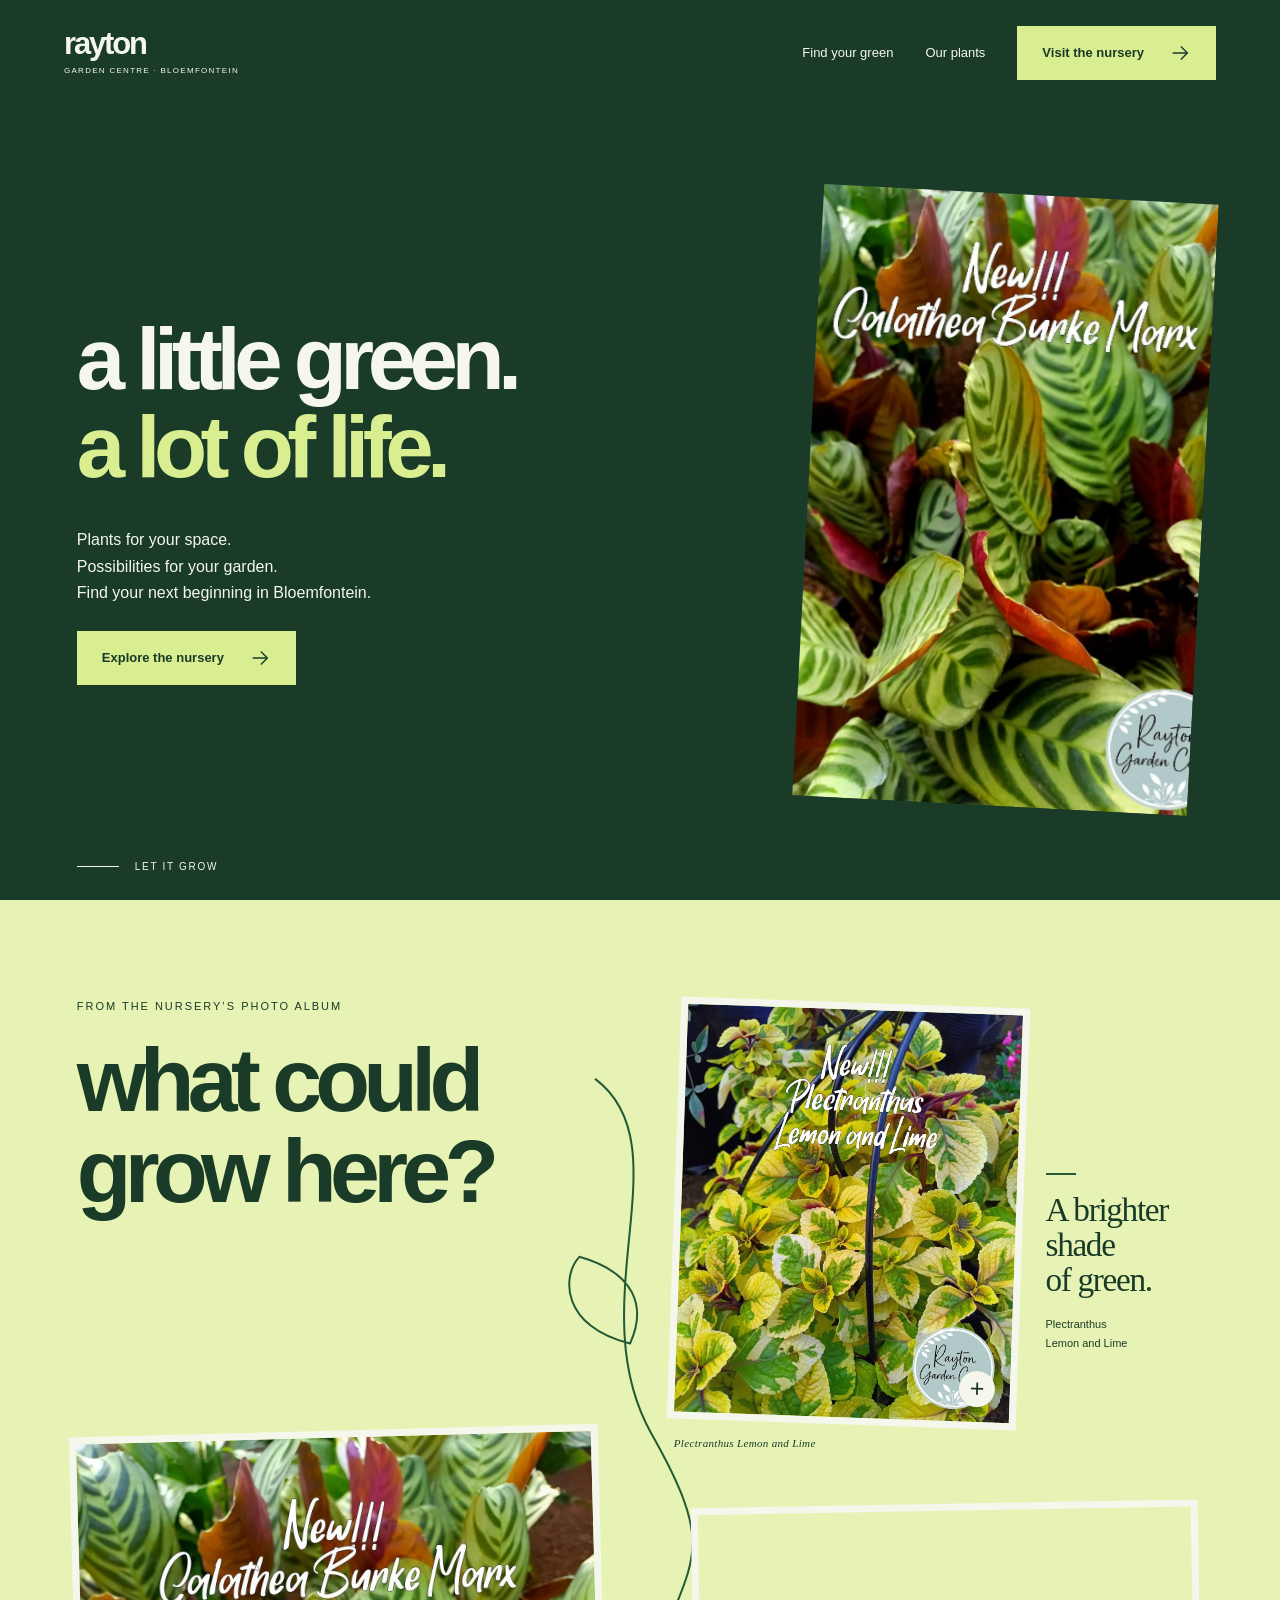
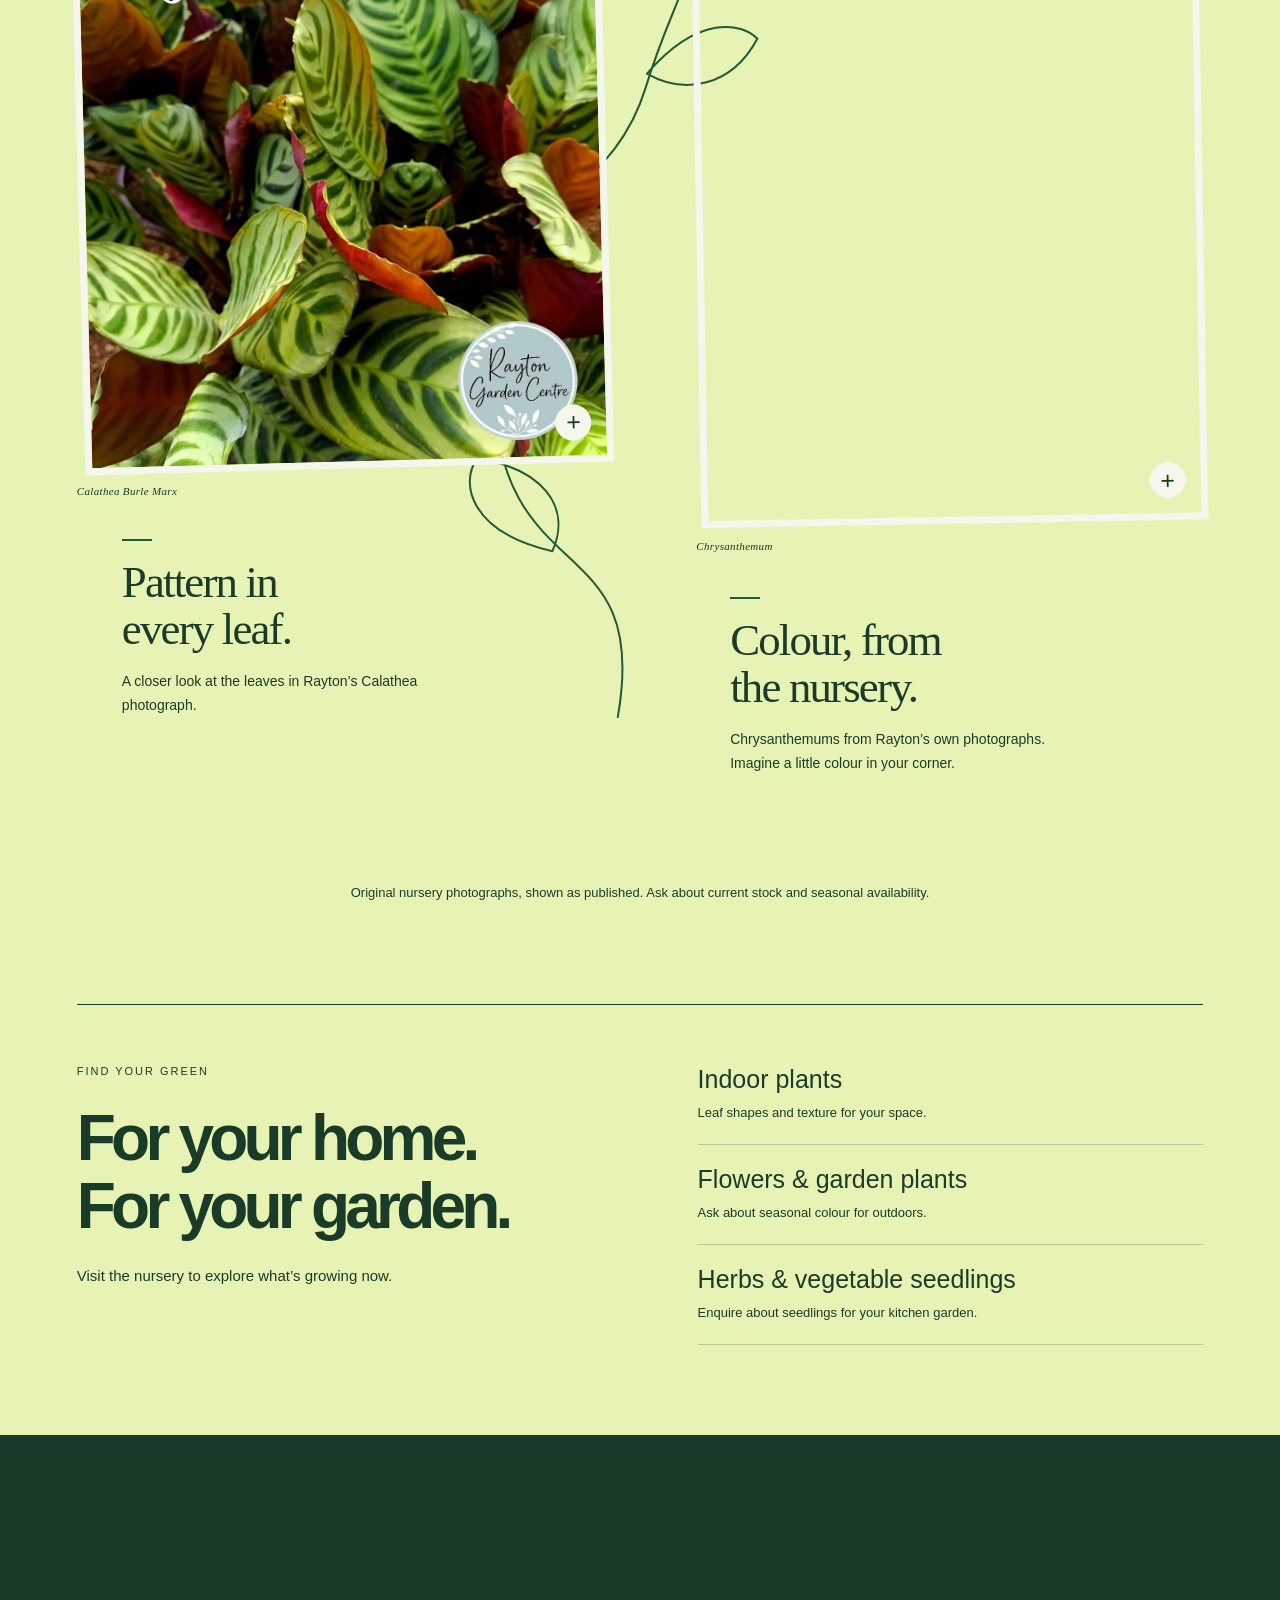
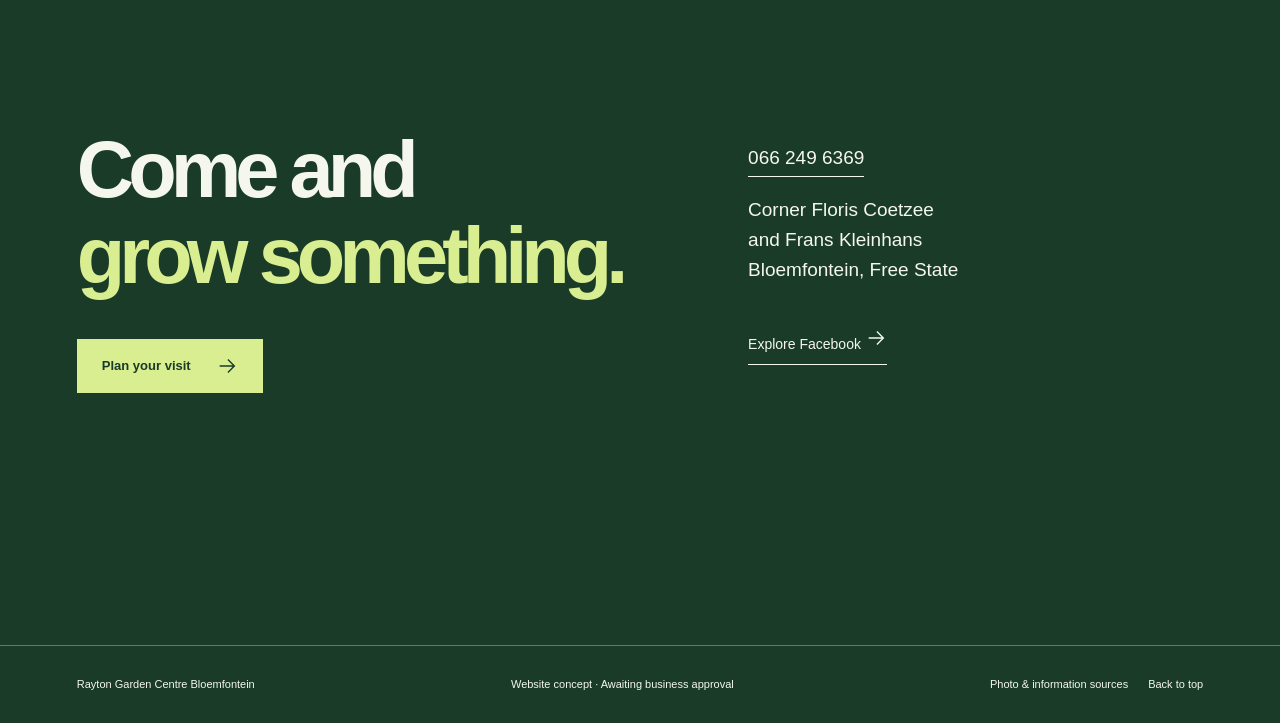
<file: index.html>
<!DOCTYPE html>
<html lang="en-ZA">
 <head>
  <meta charset="utf-8"/>
  <meta content="width=device-width, initial-scale=1" name="viewport"/>
  <meta content="noindex,nofollow" name="robots"/>
  <meta content="An independent website concept for Rayton Garden Centre in Bloemfontein. Plants, flowers and seedlings, with public business photography." name="description"/>
  <meta content="#193b28" name="theme-color"/>
  <meta content="Rayton Garden Centre Bloemfontein — Website concept" property="og:title"/>
  <meta content="An independent website concept for Rayton Garden Centre in Bloemfontein. Plants, flowers and seedlings, with public business photography." property="og:description"/>
  <title>
   Rayton Garden Centre Bloemfontein — Website concept
  </title>
  <link href="favicon.svg" rel="icon" type="image/svg+xml"/>
  <link href="styles.css?v=bc5ce10468e2" rel="stylesheet"/>
  <script defer="" src="script.js?v=e5f19d865dc0">
  </script>
 </head>
 <body>
  <a class="skip" href="#main">
   Skip to content
  </a>
  <div aria-hidden="true" class="progress">
  </div>
  <header class="nav">
   <a aria-label="Rayton Garden Centre Bloemfontein home" class="brand" href="#main">
    rayton
    <small>
     Garden Centre · Bloemfontein
    </small>
   </a>
   <button aria-controls="navigation" aria-expanded="false" class="menu-toggle">
    Menu
   </button>
   <nav aria-label="Main navigation" class="navlinks" id="navigation">
    <a href="#green">
     Find your green
    </a>
    <a href="#collections">
     Our plants
    </a>
    <a class="button" href="#visit">
     Visit the nursery
     <svg aria-hidden="true" viewbox="0 0 24 24">
      <path d="M4 12h15M13 5l7 7-7 7">
      </path>
     </svg>
    </a>
   </nav>
  </header>
  <main id="main">
   <section class="story hero">
    <div class="stage">
     <div class="hero-grid">
      <div class="hero-copy">
       <h1>
        a little green.
        <br/>
        <em>
         a lot of life.
        </em>
       </h1>
       <p>
        Plants for your space.
        <br/>
        Possibilities for your garden.
        <br/>
        Find your next beginning in Bloemfontein.
       </p>
       <a class="button" href="#green">
        Explore the nursery
        <svg aria-hidden="true" viewbox="0 0 24 24">
         <path d="M4 12h15M13 5l7 7-7 7">
         </path>
        </svg>
       </a>
      </div>
      <figure class="hero-plant frame">
       <img alt="Calathea foliage in a Rayton Garden Centre business post, including its original text" class="parallax" decoding="async" fetchpriority="high" height="1452" loading="eager" src="assets/foliage.jpg" width="1200"/>
      </figure>
     </div>
     <a class="scrollcue" href="#green">
      Let it grow
     </a>
    </div>
   </section>
   <section aria-label="A botanical journey through Rayton's photographs" class="connected-story rayton-journey" id="green">
    <div class="journey-canvas" data-journey-scene="">
     <svg aria-hidden="true" class="journey-route desktop-route" focusable="false" preserveaspectratio="none" viewbox="0 0 1000 1280">
      <defs>
       <mask height="1280" id="rayton-route" maskunits="userSpaceOnUse" width="1000" x="0" y="0">
        <path class="route-reveal" d="M460 70 C540 130 445 270 510 385 S540 495 505 610 S365 700 370 880 S510 1000 480 1170 M491 305 C430 290 430 245 446 228 C495 242 506 272 491 305 M506 598 C552 545 590 553 604 567 C581 610 539 617 506 598 M422 1022 C348 1005 340 961 355 940 C412 948 440 982 422 1022" pathlength="1">
        </path>
       </mask>
      </defs>
      <path class="route-underlay" d="M460 70 C540 130 445 270 510 385 S540 495 505 610 S365 700 370 880 S510 1000 480 1170 M491 305 C430 290 430 245 446 228 C495 242 506 272 491 305 M506 598 C552 545 590 553 604 567 C581 610 539 617 506 598 M422 1022 C348 1005 340 961 355 940 C412 948 440 982 422 1022">
      </path>
      <g mask="url(#rayton-route)">
       <path class="route-line" d="M460 70 C540 130 445 270 510 385 S540 495 505 610 S365 700 370 880 S510 1000 480 1170 M491 305 C430 290 430 245 446 228 C495 242 506 272 491 305 M506 598 C552 545 590 553 604 567 C581 610 539 617 506 598 M422 1022 C348 1005 340 961 355 940 C412 948 440 982 422 1022">
       </path>
      </g>
     </svg>
     <div class="journey-heading">
      <p class="chapter">
       From the nursery’s photo album
      </p>
      <h2>
       what could
       <br/>
       grow here?
      </h2>
     </div>
     <figure class="journey-photo photo-1" data-journey-reveal="">
      <button aria-haspopup="dialog" aria-label="Enlarge photo: Original Rayton Calathea Burle Marx plant photograph with its published text" class="imagebutton" data-alt="Original Rayton Calathea Burle Marx plant photograph with its published text" data-caption="Calathea Burle Marx" data-image="assets/foliage.jpg" type="button">
       <img alt="Original Rayton Calathea Burle Marx plant photograph with its published text" decoding="async" height="1452" loading="lazy" src="assets/foliage.jpg" width="1200"/>
       <span aria-hidden="true" class="photo-plus">
        +
       </span>
      </button>
      <figcaption class="photo-label">
       Calathea Burle Marx
      </figcaption>
     </figure>
     <div class="journey-note note-1" data-journey-reveal="">
      <span aria-hidden="true" class="note-mark">
      </span>
      <h3>
       Pattern in
       <br/>
       every leaf.
      </h3>
      <p>
       A closer look at the leaves in Rayton’s Calathea photograph.
      </p>
     </div>
     <div aria-hidden="true" class="journey-bridge bridge-1" data-journey-scene="">
      <svg aria-hidden="true" class="journey-route bridge-route" focusable="false" preserveaspectratio="none" viewbox="0 0 110 155">
       <defs>
        <mask height="155" id="rayton-bridge-1" maskunits="userSpaceOnUse" width="110" x="0" y="0">
         <path class="route-reveal" d="M45 0 C90 40 4 90 52 150 M56 49 C77 17 95 30 91 45 C76 57 65 57 56 49" pathlength="1">
         </path>
        </mask>
       </defs>
       <path class="route-underlay" d="M45 0 C90 40 4 90 52 150 M56 49 C77 17 95 30 91 45 C76 57 65 57 56 49">
       </path>
       <g mask="url(#rayton-bridge-1)">
        <path class="route-line" d="M45 0 C90 40 4 90 52 150 M56 49 C77 17 95 30 91 45 C76 57 65 57 56 49">
        </path>
       </g>
      </svg>
     </div>
     <figure class="journey-photo photo-2" data-journey-reveal="">
      <button aria-haspopup="dialog" aria-label="Enlarge photo: Original Rayton Plectranthus Lemon and Lime photograph with its published text" class="imagebutton" data-alt="Original Rayton Plectranthus Lemon and Lime photograph with its published text" data-caption="Plectranthus Lemon and Lime" data-image="assets/colour.jpg" type="button">
       <img alt="Original Rayton Plectranthus Lemon and Lime photograph with its published text" decoding="async" height="1459" loading="lazy" src="assets/colour.jpg" width="1200"/>
       <span aria-hidden="true" class="photo-plus">
        +
       </span>
      </button>
      <figcaption class="photo-label">
       Plectranthus Lemon and Lime
      </figcaption>
     </figure>
     <div class="journey-note note-2" data-journey-reveal="">
      <span aria-hidden="true" class="note-mark">
      </span>
      <h3>
       A brighter
       <br/>
       shade
       <br/>
       of green.
      </h3>
      <p>
       Plectranthus
       <br/>
       Lemon and Lime
      </p>
     </div>
     <div aria-hidden="true" class="journey-bridge bridge-2" data-journey-scene="">
      <svg aria-hidden="true" class="journey-route bridge-route" focusable="false" preserveaspectratio="none" viewbox="0 0 110 155">
       <defs>
        <mask height="155" id="rayton-bridge-2" maskunits="userSpaceOnUse" width="110" x="0" y="0">
         <path class="route-reveal" d="M45 0 C90 40 4 90 52 150 M56 49 C77 17 95 30 91 45 C76 57 65 57 56 49" pathlength="1">
         </path>
        </mask>
       </defs>
       <path class="route-underlay" d="M45 0 C90 40 4 90 52 150 M56 49 C77 17 95 30 91 45 C76 57 65 57 56 49">
       </path>
       <g mask="url(#rayton-bridge-2)">
        <path class="route-line" d="M45 0 C90 40 4 90 52 150 M56 49 C77 17 95 30 91 45 C76 57 65 57 56 49">
        </path>
       </g>
      </svg>
     </div>
     <figure class="journey-photo photo-3" data-journey-reveal="">
      <button aria-haspopup="dialog" aria-label="Enlarge photo: Original Rayton photograph of colourful Chrysanthemum plants" class="imagebutton" data-alt="Original Rayton photograph of colourful Chrysanthemum plants" data-caption="Chrysanthemum" data-image="assets/flowers.jpg" type="button">
       <img alt="Original Rayton photograph of colourful Chrysanthemum plants" decoding="async" height="1449" loading="lazy" src="assets/flowers.jpg" width="1178"/>
       <span aria-hidden="true" class="photo-plus">
        +
       </span>
      </button>
      <figcaption class="photo-label">
       Chrysanthemum
      </figcaption>
     </figure>
     <div class="journey-note note-3" data-journey-reveal="">
      <span aria-hidden="true" class="note-mark">
      </span>
      <h3>
       Colour, from
       <br/>
       the nursery.
      </h3>
      <p>
       Chrysanthemums from Rayton’s own photographs. Imagine a little colour in your corner.
      </p>
     </div>
    </div>
    <p class="stock-note">
     Original nursery photographs, shown as published. Ask about current stock and seasonal availability.
    </p>
    <div class="offering-strip" id="collections">
     <div>
      <p class="chapter">
       Find your green
      </p>
      <h2>
       For your home.
       <br/>
       For your garden.
      </h2>
      <p>
       Visit the nursery to explore what’s growing now.
      </p>
     </div>
     <ul>
      <li>
       <strong>
        Indoor plants
       </strong>
       <span>
        Leaf shapes and texture for your space.
       </span>
      </li>
      <li>
       <strong>
        Flowers &amp; garden plants
       </strong>
       <span>
        Ask about seasonal colour for outdoors.
       </span>
      </li>
      <li>
       <strong>
        Herbs &amp; vegetable seedlings
       </strong>
       <span>
        Enquire about seedlings for your kitchen garden.
       </span>
      </li>
     </ul>
    </div>
   </section>
   <section class="contact" id="visit">
    <div class="contact-inner">
     <div>
      <h2>
       Come and
       <br/>
       <em>
        grow something.
       </em>
      </h2>
      <a class="button" href="tel:+27662496369">
       Plan your visit
       <svg aria-hidden="true" viewbox="0 0 24 24">
        <path d="M4 12h15M13 5l7 7-7 7">
        </path>
       </svg>
      </a>
     </div>
     <div class="contact-details">
      <a href="tel:+27662496369">
       066 249 6369
      </a>
      <address>
       Corner Floris Coetzee
       <br/>
       and Frans Kleinhans
       <br/>
       Bloemfontein, Free State
      </address>
      <a class="textlink" href="https://www.facebook.com/people/Rayton-Garden-Centre-Bloemfontein/61565977259864/">
       Explore Facebook
       <svg aria-hidden="true" viewbox="0 0 24 24">
        <path d="M4 12h15M13 5l7 7-7 7">
        </path>
       </svg>
      </a>
     </div>
    </div>
   </section>
  </main>
  <footer class="footer">
   <a href="#main">
    Rayton Garden Centre Bloemfontein
   </a>
   <span>
    Website concept · Awaiting business approval
   </span>
   <div>
    <a href="sources.html">
     Photo &amp; information sources
    </a>
    <a href="#main">
     Back to top
    </a>
   </div>
  </footer>
  <dialog aria-label="Business photo viewer" class="lightbox">
   <button aria-label="Close photo" class="lightbox-close" type="button">
    Close photo ×
   </button>
   <img alt=""/>
   <div class="lightbox-controls">
    <button aria-label="Previous photo" class="photo-previous" type="button">
     ←
    </button>
    <p aria-atomic="true" aria-live="polite">
    </p>
    <button aria-label="Next photo" class="photo-next" type="button">
     →
    </button>
   </div>
  </dialog>
 </body>
</html>
</file>
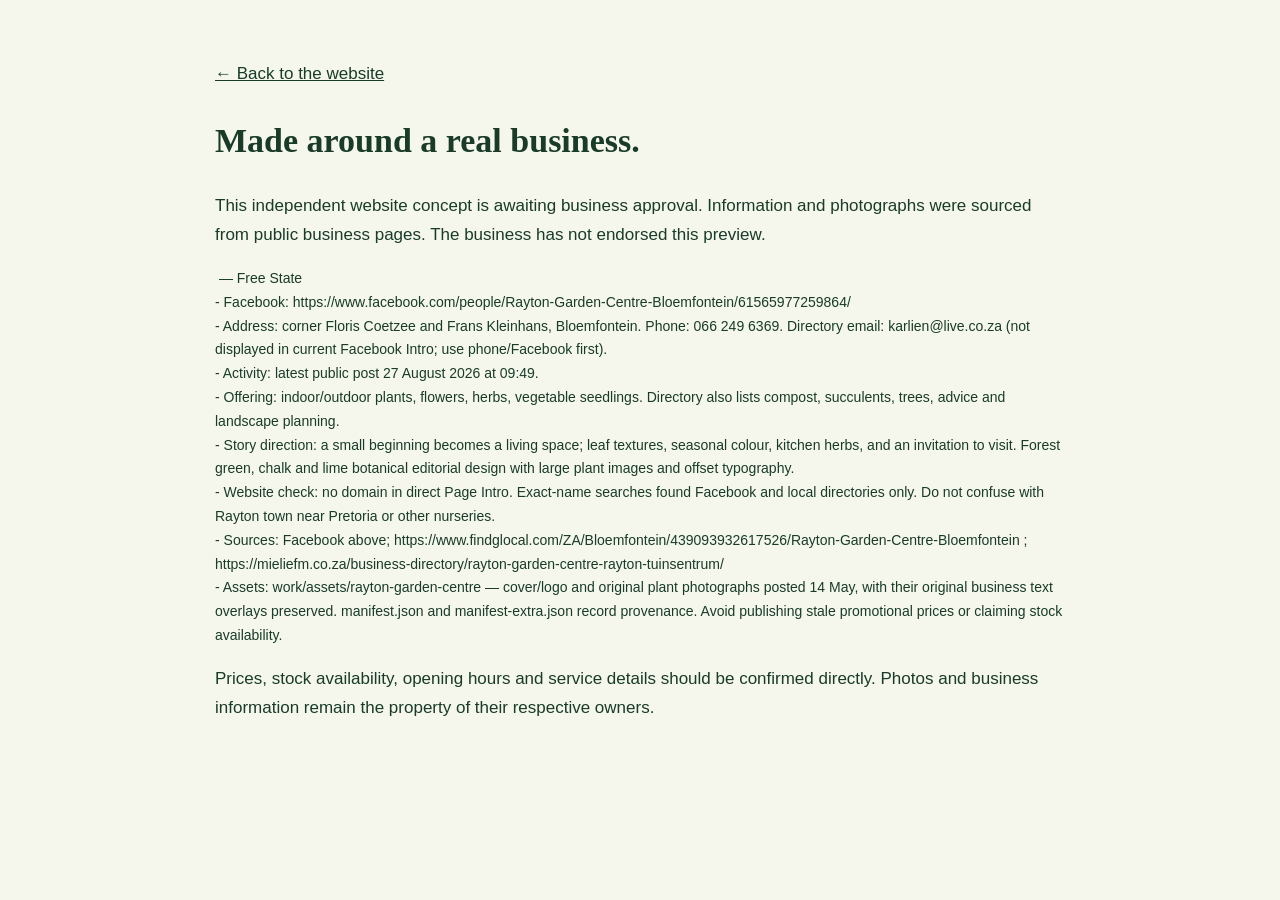
<file: sources.html>
<!doctype html><html lang="en-ZA"><head><meta charset="utf-8"><meta name="viewport" content="width=device-width,initial-scale=1"><meta name="robots" content="noindex,nofollow"><title>Sources — Rayton Garden Centre Bloemfontein</title><link rel="icon" href="favicon.svg"><style>body{font:17px/1.7 Arial,sans-serif;max-width:850px;margin:60px auto;padding:0 24px;background:#f5f7ed;color:#193b28}a{color:inherit}pre{font:14px/1.7 Arial,sans-serif;white-space:pre-wrap;overflow-wrap:anywhere}h1{font-family:Georgia,serif} </style></head><body><a href="index.html">← Back to the website</a><h1>Made around a real business.</h1><p>This independent website concept is awaiting business approval. Information and photographs were sourced from public business pages. The business has not endorsed this preview.</p><pre> — Free State
- Facebook: https://www.facebook.com/people/Rayton-Garden-Centre-Bloemfontein/61565977259864/
- Address: corner Floris Coetzee and Frans Kleinhans, Bloemfontein. Phone: 066 249 6369. Directory email: karlien@live.co.za (not displayed in current Facebook Intro; use phone/Facebook first).
- Activity: latest public post 27 August 2026 at 09:49.
- Offering: indoor/outdoor plants, flowers, herbs, vegetable seedlings. Directory also lists compost, succulents, trees, advice and landscape planning.
- Story direction: a small beginning becomes a living space; leaf textures, seasonal colour, kitchen herbs, and an invitation to visit. Forest green, chalk and lime botanical editorial design with large plant images and offset typography.
- Website check: no domain in direct Page Intro. Exact-name searches found Facebook and local directories only. Do not confuse with Rayton town near Pretoria or other nurseries.
- Sources: Facebook above; https://www.findglocal.com/ZA/Bloemfontein/439093932617526/Rayton-Garden-Centre-Bloemfontein ; https://mieliefm.co.za/business-directory/rayton-garden-centre-rayton-tuinsentrum/
- Assets: work/assets/rayton-garden-centre — cover/logo and original plant photographs posted 14 May, with their original business text overlays preserved. manifest.json and manifest-extra.json record provenance. Avoid publishing stale promotional prices or claiming stock availability.
</pre><p>Prices, stock availability, opening hours and service details should be confirmed directly. Photos and business information remain the property of their respective owners.</p></body></html>
</file>
<file: styles.css>
:root {
  --ink:#193b28;
  --paper:#f5f7ed;
  --accent:#d9ed91
}
* {
  box-sizing:border-box
}
html {
  scroll-behavior:auto;
  scroll-padding-top:90px
}
body {
  margin:0;
  -webkit-font-smoothing:antialiased
}
a {
  color:inherit;
  text-decoration:none
}
button {
  font:inherit;
  color:inherit
}
a,button {
  -webkit-tap-highlight-color:transparent
}
button {
  cursor:pointer
}
img {
  max-width:100%;
  display:block
}
h1,h2,h3,p,figure {
  margin:0
}
h1,h2 {
  text-wrap:balance
}
p {
  line-height:1.65
}
button,a {
  touch-action:manipulation
}
button:focus-visible,a:focus-visible {
  outline:3px solid currentColor;
  outline-offset:6px
}
.skip {
  position:fixed;
  top:-80px;
  left:20px;
  padding:12px 20px;
  background:#fff;
  color:#111;
  z-index:100
}
.skip:focus {
  top:20px
}
.nav {
  position:absolute;
  inset:0 0 auto;
  z-index:10;
  display:flex;
  align-items:center;
  justify-content:space-between;
  gap:30px;
  padding:26px 5vw
}
.brand {
  display:block;
  line-height:1
}
.brand small {
  display:block;
  font:10px/1.6 Arial,sans-serif;
  letter-spacing:.25em;
  text-transform:uppercase
}
.navlinks {
  display:flex;
  align-items:center;
  gap:32px;
  font:13px/1.2 Arial,sans-serif
}
.navlinks a:not(.button) {
  padding:12px 0
}
.navlinks a:not(.button):hover {
  text-decoration:underline;
  text-underline-offset:6px
}
.button {
  display:inline-flex;
  align-items:center;
  justify-content:center;
  gap:25px;
  border:1px solid transparent;
  min-height:49px;
  padding:15px 24px;
  font:600 13px/1.25 Arial,sans-serif;
  transition:transform .2s,background .2s
}
.button:hover {
  transform:translateY(-3px)
}
.button svg,.textlink svg {
  width:22px;
  height:22px;
  fill:none;
  stroke:currentColor;
  stroke-width:1.5
}
.textlink {
  display:inline-flex;
  align-items:center;
  gap:15px;
  border-bottom:1px solid currentColor;
  padding:12px 0;
  font:14px Arial,sans-serif
}
.menu-toggle {
  display:none;
  border:1px solid currentColor;
  padding:10px 16px;
  background:transparent
}
.story {
  position:relative;
  height:auto
}
.stage {
  min-height:100svh;
  position:relative;
  top:0;
  overflow:hidden;
  display:flex;
  align-items:center
}
.story:first-of-type .stage {
  padding-top:100px
}
.flow {
  padding:120px 6vw
}
.wrap {
  width:min(1320px,88%);
  margin:auto
}
.frame {
  overflow:hidden
}
.frame img {
  height:100%;
  width:100%;
  object-fit:cover
}
.parallax {
  transform:scale(1.04);
  translate:0 var(--photo-y,0px);
  transition:none;
  will-change:auto
}
.parallax.motion-active {
  will-change:transform,translate
}
.scrollcue {
  position:absolute;
  bottom:28px;
  left:6vw;
  display:flex;
  align-items:center;
  gap:16px;
  font:10px Arial,sans-serif;
  letter-spacing:.17em;
  text-transform:uppercase
}
.scrollcue:before {
  content:'';
  width:42px;
  height:1px;
  background:currentColor
}
.chapter {
  font:11px Arial,sans-serif;
  letter-spacing:.18em;
  text-transform:uppercase;
  margin-bottom:28px
}
.bodycopy {
  max-width:460px;
  font-size:17px;
  margin-top:26px
}
.progress {
  position:fixed;
  top:0;
  left:0;
  height:3px;
  background:var(--accent);
  width:100%;
  transform:scaleX(0);
  transform-origin:left;
  z-index:50
}
.imagebutton {
  background:transparent;
  border:0;
  padding:0;
  text-align:left;
  display:block;
  width:100%
}
.imagebutton:hover img {
  transform:scale(1.025)
}
.imagebutton img {
  transition:transform .5s
}
.caption {
  font:12px/1.6 Arial,sans-serif;
  display:flex;
  justify-content:space-between;
  gap:15px;
  margin-top:16px
}
.contact {
  min-height:90svh;
  padding:120px 6vw 80px;
  display:flex;
  align-items:center
}
.contact-inner {
  width:100%;
  display:grid;
  grid-template-columns:1.25fr 1fr;
  gap:8vw;
  align-items:center
}
.contact h2 {
  margin-bottom:40px
}
.contact-details {
  font-size:20px;
  line-height:1.8
}
.contact-details a {
  display:inline-block;
  border-bottom:1px solid currentColor;
  margin:4px 0 18px
}
.contact-details address {
  font-style:normal;
  margin:0 0 25px;
  line-height:1.6
}
.footer {
  display:flex;
  gap:24px;
  align-items:center;
  justify-content:space-between;
  padding:30px 6vw;
  border-top:1px solid currentColor;
  font:11px/1.5 Arial,sans-serif
}
.footer div {
  display:flex;
  gap:20px
}
.lightbox {
  border:0;
  padding:0;
  background:transparent;
  max-width:94vw;
  max-height:94svh;
  color:#fff
}
.lightbox::backdrop {
  background:#080b0af2
}
.lightbox img {
  max-width:90vw;
  max-height:80svh;
  object-fit:contain
}
.lightbox button {
  display:block;
  margin:0 0 12px auto;
  padding:10px 16px;
  background:#fff;
  border:0;
  color:#111
}
.lightbox p {
  font:12px/1.5 Arial,sans-serif;
  margin-top:12px
}
@media(min-width:1600px) {
  .nav {
    padding-left:6vw;
    padding-right:6vw
  }
}
@media(max-width:760px) {
  html {
    scroll-padding-top:20px
  }
  .nav {
    padding:24px 6vw;
    gap:15px
  }
  .menu-toggle {
    display:block;
    font-size:12px;
    z-index:22
  }
  .navlinks {
    display:none;
    position:absolute;
    top:76px;
    left:4vw;
    right:4vw;
    padding:24px;
    background:var(--paper);
    color:var(--ink);
    box-shadow:0 20px 50px #0002;
    flex-direction:column;
    align-items:stretch;
    gap:6px;
    z-index:20
  }
  .navlinks.open {
    display:flex
  }
  .navlinks a {
    padding:16px!important
  }
  .story {
    height:auto
  }
  .stage {
    position:relative;
    min-height:100svh;
    padding:100px 6vw 70px
  }
  .story:first-of-type .stage {
    padding-top:120px
  }
  .wrap {
    width:100%
  }
  .flow {
    padding:80px 6vw
  }
  .bodycopy {
    font-size:16px
  }
  .contact {
    padding:85px 6vw;
    min-height:auto
  }
  .contact-inner {
    display:block
  }
  .contact h2 {
    margin-bottom:30px
  }
  .contact-details {
    margin-top:55px;
    font-size:18px
  }
  .footer {
    align-items:flex-start;
    flex-direction:column;
    padding:28px 6vw
  }
  .scrollcue {
    bottom:25px
  }
  .parallax {
    transform:none!important;
    translate:none!important
  }
  .caption {
    font-size:11px
  }
  .lightbox img {
    max-width:92vw;
    max-height:75svh
  }
  .chapter {
    margin-bottom:20px
  }
}
@media(prefers-reduced-motion:reduce) {
  html {
    scroll-behavior:auto
  }
  .story {
    height:auto
  }
  .stage {
    position:relative;
    min-height:100svh
  }
  .parallax {
    transform:none!important;
    translate:none!important;
    will-change:auto
  }
  *,*:before,*:after {
    animation:none!important;
    transition:none!important
  }
  .button:hover {
    transform:none
  }
  .imagebutton:hover img {
    transform:none
  }
}
body {
  font-family:Arial,Helvetica,sans-serif;
  background:var(--ink);
  color:var(--paper)
}
h1,h2,h3 {
  font-weight:600;
  letter-spacing:-.075em
}
em {
  font-style:normal;
  color:var(--accent)
}
.brand {
  font-size:31px;
  font-weight:700;
  letter-spacing:-.07em
}
.brand small {
  font-size:8px;
  letter-spacing:.16em;
  margin-top:6px
}
.button {
  background:var(--accent);
  color:var(--ink);
  border-radius:0
}
.hero-grid {
  width:88%;
  margin:auto;
  display:grid;
  grid-template-columns:1.3fr .8fr;
  gap:7vw;
  align-items:center
}
.hero-copy {
  z-index:2
}
.hero h1 {
  font-size:clamp(55px,6.8vw,120px);
  line-height:1.02;
  white-space:nowrap
}
.hero-copy p {
  font-size:16px;
  margin:35px 0 25px
}
.hero-plant {
  height:68svh;
  max-height:740px;
  transform:rotate(3deg)
}
.hero-plant img {
  object-fit:cover;
  object-position:center
}
.green {
  background:var(--accent);
  color:var(--ink)
}
.green-layout {
  display:grid;
  grid-template-columns:1.2fr .8fr;
  gap:5vw;
  align-items:center
}
.green h2 {
  font-size:clamp(48px,5.3vw,90px);
  line-height:1.08
}
.green .bodycopy {
  font-size:16px
}
.plant-pair {
  display:grid;
  grid-template-columns:1fr 1fr;
  gap:18px;
  align-items:start
}
.plant-pair figure:first-child {
  margin-top:80px
}
.plant-pair img {
  width:100%;
  height:auto
}
.collections {
  background:var(--paper);
  color:var(--ink)
}
.collections>h2 {
  font-size:clamp(55px,7vw,120px);
  line-height:1.05;
  margin-bottom:80px
}
.collections>h2 em {
  color:#779248
}
.collection-list {
  border-top:1px solid #193b2833
}
.collection-list>div {
  padding:32px 0;
  display:grid;
  grid-template-columns:70px 1fr 1fr;
  gap:25px;
  border-bottom:1px solid #193b2833;
  align-items:center
}
.collection-list span {
  font-size:12px
}
.collection-list h3 {
  font-size:clamp(24px,3vw,45px);
  letter-spacing:-.045em
}
.collection-list p {
  font-size:15px;
  max-width:340px
}
.plant-gallery {
  display:grid;
  grid-template-columns:1fr 1fr 1fr;
  gap:28px;
  margin-top:95px;
  align-items:start
}
.plant-gallery figure:nth-child(2) {
  margin-top:60px
}
.plant-gallery img {
  width:100%;
  height:auto
}
.plant-gallery .caption {
  flex-direction:column;
  gap:3px
}
.availability {
  margin-top:40px;
  font-size:13px;
  max-width:650px;
  color:#4a604e
}
.contact {
  background:var(--ink);
  color:var(--paper)
}
.contact h2 {
  font-size:clamp(52px,6.2vw,105px);
  line-height:1.08
}
.contact-details {
  font-size:19px
}
.footer {
  border-color:#f5f7ed55
}
@media(max-width:760px) {
  .brand {
    font-size:28px
  }
  .hero-grid {
    width:100%;
    display:block
  }
  .hero h1 {
    font-size:clamp(43px,9.9vw,74px);
    white-space:normal
  }
  .hero-copy p {
    font-size:15px;
    margin-top:25px
  }
  .hero-plant {
    height:auto;
    max-height:none;
    width:72%;
    margin:50px 0 0 auto;
    transform:rotate(2deg)
  }
  .hero-plant img {
    width:100%;
    height:auto
  }
  .hero .stage {
    padding-bottom:70px
  }
  .green-layout {
    grid-template-columns:1fr;
    gap:35px
  }
  .green h2 {
    font-size:clamp(44px,9.8vw,65px)
  }
  .plant-pair {
    width:90%;
    margin-left:auto
  }
  .plant-pair figure:first-child {
    margin-top:50px
  }
  .collections>h2 {
    font-size:clamp(45px,10.1vw,68px);
    margin-bottom:45px
  }
  .collection-list>div {
    grid-template-columns:30px 1fr;
    gap:15px
  }
  .collection-list h3 {
    font-size:29px
  }
  .collection-list p {
    grid-column:2;
    font-size:14px
  }
  .plant-gallery {
    grid-template-columns:1fr;
    gap:38px;
    margin-top:60px
  }
  .plant-gallery figure {
    width:82%
  }
  .plant-gallery figure:nth-child(2) {
    margin:0 0 0 auto
  }
  .plant-gallery .caption {
    flex-direction:row
  }
  .contact h2 {
    font-size:clamp(44px,10.1vw,68px)
  }
  .contact-details {
    font-size:17px
  }
}
/* A continuous photo journey: layout has its own natural height, never a scroll hold. */
.connected-story  {
  padding: 100px 6vw 90px;
  overflow: hidden;
}
.journey-canvas  {
  position: relative;
  isolation: isolate;
  max-width: 1320px;
  margin: 0 auto;
  --journey-progress: 1;
  --journey-drift: 0px;
}
.journey-heading, .journey-photo, .journey-note  {
  position: absolute;
  z-index: 1;
}
.journey-heading h2  {
  line-height: 1.02;
}
.journey-heading .chapter  {
  margin-bottom: 23px;
}
.journey-intro  {
  margin-top: 24px;
  font: 14px/1.7 Arial, sans-serif;
}
.journey-photo  {
  margin: 0;
}
.journey-photo .imagebutton  {
  position: relative;
  overflow: hidden;
}
.journey-photo img  {
  width: 100%;
  height: auto;
}
.photo-label  {
  font: 11px/1.5 Arial, sans-serif;
  letter-spacing: .03em;
  margin-top: 13px;
}
.photo-plus  {
  position: absolute;
  right: 15px;
  bottom: 15px;
  display: grid;
  place-items: center;
  width: 36px;
  height: 36px;
  border-radius: 50%;
  background: var(--paper);
  color: var(--ink);
  font: 25px/1 Arial, sans-serif;
}
.journey-note h3  {
  line-height: 1.06;
  margin-bottom: 17px;
}
.journey-note p  {
  font: 14px/1.7 Arial, sans-serif;
  max-width: 320px;
}
.note-mark  {
  display: block;
  width: 30px;
  height: 2px;
  background: var(--thread);
  margin-bottom: 18px;
}
.journey-route  {
  position: absolute;
  inset: 0;
  width: 100%;
  height: 100%;
  pointer-events: none;
  z-index: 0;
  color: var(--thread);
  overflow: visible;
}
.route-underlay, .route-line, .route-reveal  {
  fill: none;
  vector-effect: non-scaling-stroke;
}
.route-underlay  {
  stroke: currentColor;
  stroke-width: 1.4px;
  opacity: .1;
}
.route-line  {
  stroke: currentColor;
  stroke-width: 1.7px;
  stroke-linecap: round;
}
.route-reveal  {
  stroke: white;
  stroke-width: 30px;
  stroke-dasharray: 1;
  stroke-dashoffset: calc(1 - var(--journey-progress, 1));
}
.journey-bridge  {
  display: none;
}
.offering-strip  {
  max-width: 1320px;
  margin: 100px auto 0;
  border-top: 1px solid currentColor;
  padding-top: 60px;
  display: grid;
  grid-template-columns: 1fr 1fr;
  align-items: start;
  gap: 9vw;
}
.offering-strip h2  {
  font-size: clamp(42px, 5vw, 78px);
  line-height: 1.06;
}
.offering-strip p:not(.chapter)  {
  max-width: 360px;
  margin-top: 22px;
  font: 15px/1.7 Arial, sans-serif;
}
.offering-strip ul  {
  list-style: none;
  padding: 0;
  margin: 0;
}
.offering-strip li  {
  padding: 20px 0;
  border-bottom: 1px solid color-mix(in srgb, currentColor 22%, transparent);
  font-size: 20px;
}
.offering-strip li:first-child  {
  padding-top: 0;
}
.offering-strip li strong  {
  display: block;
  font-weight: inherit;
  font-size: 25px;
}
.offering-strip li span  {
  display: block;
  margin-top: 8px;
  font: 13px/1.7 Arial, sans-serif;
}
.offering-strip li a  {
  display: flex;
  justify-content: space-between;
  align-items: center;
  gap: 20px;
}
.offering-strip li a:hover  {
  text-decoration: underline;
  text-underline-offset: 5px;
}
.offering-strip li a span  {
  font: 22px Arial, sans-serif;
  margin: 0;
}
.additional-work  {
  max-width: 1320px;
  margin: 45px auto 0;
  border-top: 1px solid #10121133;
  padding-top: 25px;
}
.additional-work summary  {
  cursor: pointer;
  font: 14px/1.6 Arial, sans-serif;
  width: fit-content;
  padding: 12px 0;
}
.additional-work summary span  {
  margin-left: 25px;
}
.additional-work .journey-photo  {
  position: relative;
  width: min(620px, 100%);
  margin-top: 25px;
}
.stock-note  {
  max-width: 650px;
  margin: 40px auto 0;
  text-align: center;
  font: 13px/1.7 Arial, sans-serif;
}
.lightbox-controls  {
  display: flex;
  align-items: center;
  justify-content: space-between;
  gap: 20px;
}
.lightbox-controls button  {
  margin: 12px 0 0;
  flex-shrink: 0;
}
.lightbox-controls p  {
  max-width: 650px;
  text-align: center;
}
/* Only unseen, off-screen content is prepared for this short, once-only entrance. */
@media (prefers-reduced-motion: no-preference)  {
  [data-journey-reveal].journey-pending  {
    opacity: 0;
  }
  [data-journey-reveal].journey-seen  {
    opacity: 1;
    transition: opacity 180ms ease-out;
  }
  [data-journey-reveal]:focus-within  {
    opacity: 1;
    transition: none;
  }
}
@media (min-width: 761px) and (prefers-reduced-motion: no-preference)  {
  .journey-canvas .photo-1 .imagebutton  {
    translate: 0 calc(var(--journey-drift, 0px) * -.3);
  }
  .journey-canvas .photo-2 .imagebutton  {
    translate: 0 calc(var(--journey-drift, 0px) * .3);
  }
  .journey-canvas .photo-3 .imagebutton  {
    translate: 0 calc(var(--journey-drift, 0px) * -.15);
  }
}
html[data-motion="off"] [data-journey-reveal]  {
  opacity: 1;
  transition: none;
}
html[data-motion="off"] .journey-photo .imagebutton  {
  translate: none;
}
html[data-motion="off"] .route-reveal  {
  stroke-dashoffset: 0;
}
/* Phone captions grow in their own rows;
the same alternating story stays connected. */
@media (max-width: 760px)  {
  .connected-story  {
    padding: 65px 6vw;
  }
  .journey-canvas  {
    display: grid;
    grid-template-columns: repeat(12, minmax(0, 1fr));
    aspect-ratio: auto !important;
  }
  .desktop-route  {
    display: none;
  }
  .journey-heading, .journey-photo, .journey-note  {
    position: relative !important;
    inset: auto !important;
    width: auto !important;
    height: auto !important;
  }
  .journey-heading  {
    grid-area: 1 / 1 / 2 / -1;
    margin-bottom: 35px;
  }
  .journey-heading h2  {
    font-size: clamp(42px, 11.6vw, 64px) !important;
  }
  .journey-heading .chapter  {
    font-size: 9px;
    margin-bottom: 18px;
  }
  .journey-intro  {
    margin-top: 18px;
    font-size: 12px;
  }
  .journey-canvas .photo-1  {
    grid-area: 2 / 1 / 3 / 12;
  }
  .journey-canvas .photo-2  {
    grid-area: 4 / 3 / 5 / -1;
  }
  .journey-canvas .photo-3  {
    grid-area: 6 / 1 / 7 / 12;
  }
  .journey-photo .imagebutton  {
    translate: none !important;
  }
  .photo-label  {
    font-size: 10px;
    margin-top: 10px;
  }
  .photo-plus  {
    width: 32px;
    height: 32px;
    right: 11px;
    bottom: 11px;
  }
  .journey-note  {
    padding: 27px 0 30px;
  }
  .journey-note h3  {
    font-size: clamp(28px, 8vw, 37px) !important;
    line-height: 1.08;
    margin-bottom: 12px;
  }
  .journey-note p  {
    font-size: 12px;
    line-height: 1.65;
  }
  .journey-canvas .note-1  {
    grid-area: 3 / 1 / 4 / 9;
  }
  .journey-canvas .note-2  {
    grid-area: 5 / 5 / 6 / -1;
    text-align: right;
  }
  .journey-canvas .note-2 .note-mark  {
    margin-left: auto;
  }
  .journey-canvas .note-3  {
    grid-area: 7 / 1 / 8 / -1;
  }
  .note-mark  {
    margin-bottom: 14px;
    width: 25px;
  }
  .journey-bridge  {
    display: block;
    position: relative;
    overflow: hidden;
    min-height: 145px;
    pointer-events: none;
    --journey-progress: 1;
  }
  .journey-bridge .journey-route  {
    height: 100%;
    max-height: 230px;
    overflow: hidden;
  }
  .bridge-1  {
    grid-area: 3 / 9 / 4 / -1;
  }
  .bridge-2  {
    grid-area: 5 / 1 / 6 / 5;
    transform: scaleX(-1);
  }
  .offering-strip  {
    display: block;
    padding-top: 40px;
    margin-top: 40px;
  }
  .offering-strip h2  {
    font-size: clamp(40px, 10vw, 58px);
  }
  .offering-strip ul  {
    margin-top: 35px;
  }
  .offering-strip li  {
    font-size: 20px;
  }
  .offering-strip li strong  {
    font-size: 23px;
  }
  .additional-work  {
    margin-top: 15px;
  }
  .stock-note  {
    text-align: left;
    margin-top: 15px;
  }
  .lightbox-controls  {
    gap: 10px;
  }
  .lightbox-controls button  {
    padding: 10px;
  }
  .lightbox-controls p  {
    font-size: 10px;
  }
}
@media (prefers-reduced-motion: reduce)  {
  [data-journey-reveal]  {
    opacity: 1 !important;
    transition: none !important;
  }
  .journey-photo .imagebutton  {
    translate: none !important;
  }
  .route-reveal  {
    stroke-dashoffset: 0 !important;
  }
}
.rayton-journey  {
  background: #e7f3b4;
  color: #193b28;
  --thread: #245a38;
}
.rayton-journey .journey-canvas  {
  aspect-ratio: 1 / 1.28;
}
.rayton-journey .journey-heading  {
  left: 0;
  top: 0;
  width: 49%;
}
.rayton-journey .journey-heading h2  {
  font-size: clamp(55px, 7vw, 103px);
}
.rayton-journey .photo-1  {
  left: 0;
  top: 30%;
  width: 47%;
}
.rayton-journey .photo-2  {
  left: 53%;
  top: 0;
  width: 31%;
}
.rayton-journey .photo-3  {
  right: 0;
  top: 35%;
  width: 45%;
}
.rayton-journey .journey-photo .imagebutton  {
  border: 7px solid #f5f7ed;
}
.rayton-journey .photo-1 .imagebutton  {
  rotate: -1.5deg;
}
.rayton-journey .photo-2 .imagebutton  {
  rotate: 2deg;
}
.rayton-journey .photo-3 .imagebutton  {
  rotate: -1deg;
}
.rayton-journey .note-1  {
  left: 4%;
  top: 79%;
  width: 36%;
}
.rayton-journey .note-2  {
  right: 0;
  top: 12%;
  width: 14%;
}
.rayton-journey .note-3  {
  right: 3%;
  top: 83%;
  width: 39%;
}
.rayton-journey .journey-note h3  {
  font: 400 clamp(30px, 3.5vw, 52px)/1.05 Georgia, serif;
  letter-spacing: -.04em;
}
.rayton-journey .note-2 h3  {
  font-size: clamp(23px, 2.6vw, 37px);
}
.rayton-journey .note-2 p  {
  font-size: 11px;
}
.rayton-journey .photo-label  {
  font-family: Georgia, serif;
  font-style: italic;
}
.rayton-journey .route-line  {
  stroke-width: 2px;
}
@media (max-width: 760px)  {
  .rayton-journey .journey-photo .imagebutton  {
    border-width: 4px;
  }
  .rayton-journey .photo-1  {
    grid-area: 2 / 1 / 3 / 11;
  }
  .rayton-journey .photo-2  {
    grid-area: 4 / 4 / 5 / -1;
  }
  .rayton-journey .note-2 p  {
    font-size: 12px;
  }
}
</file>
